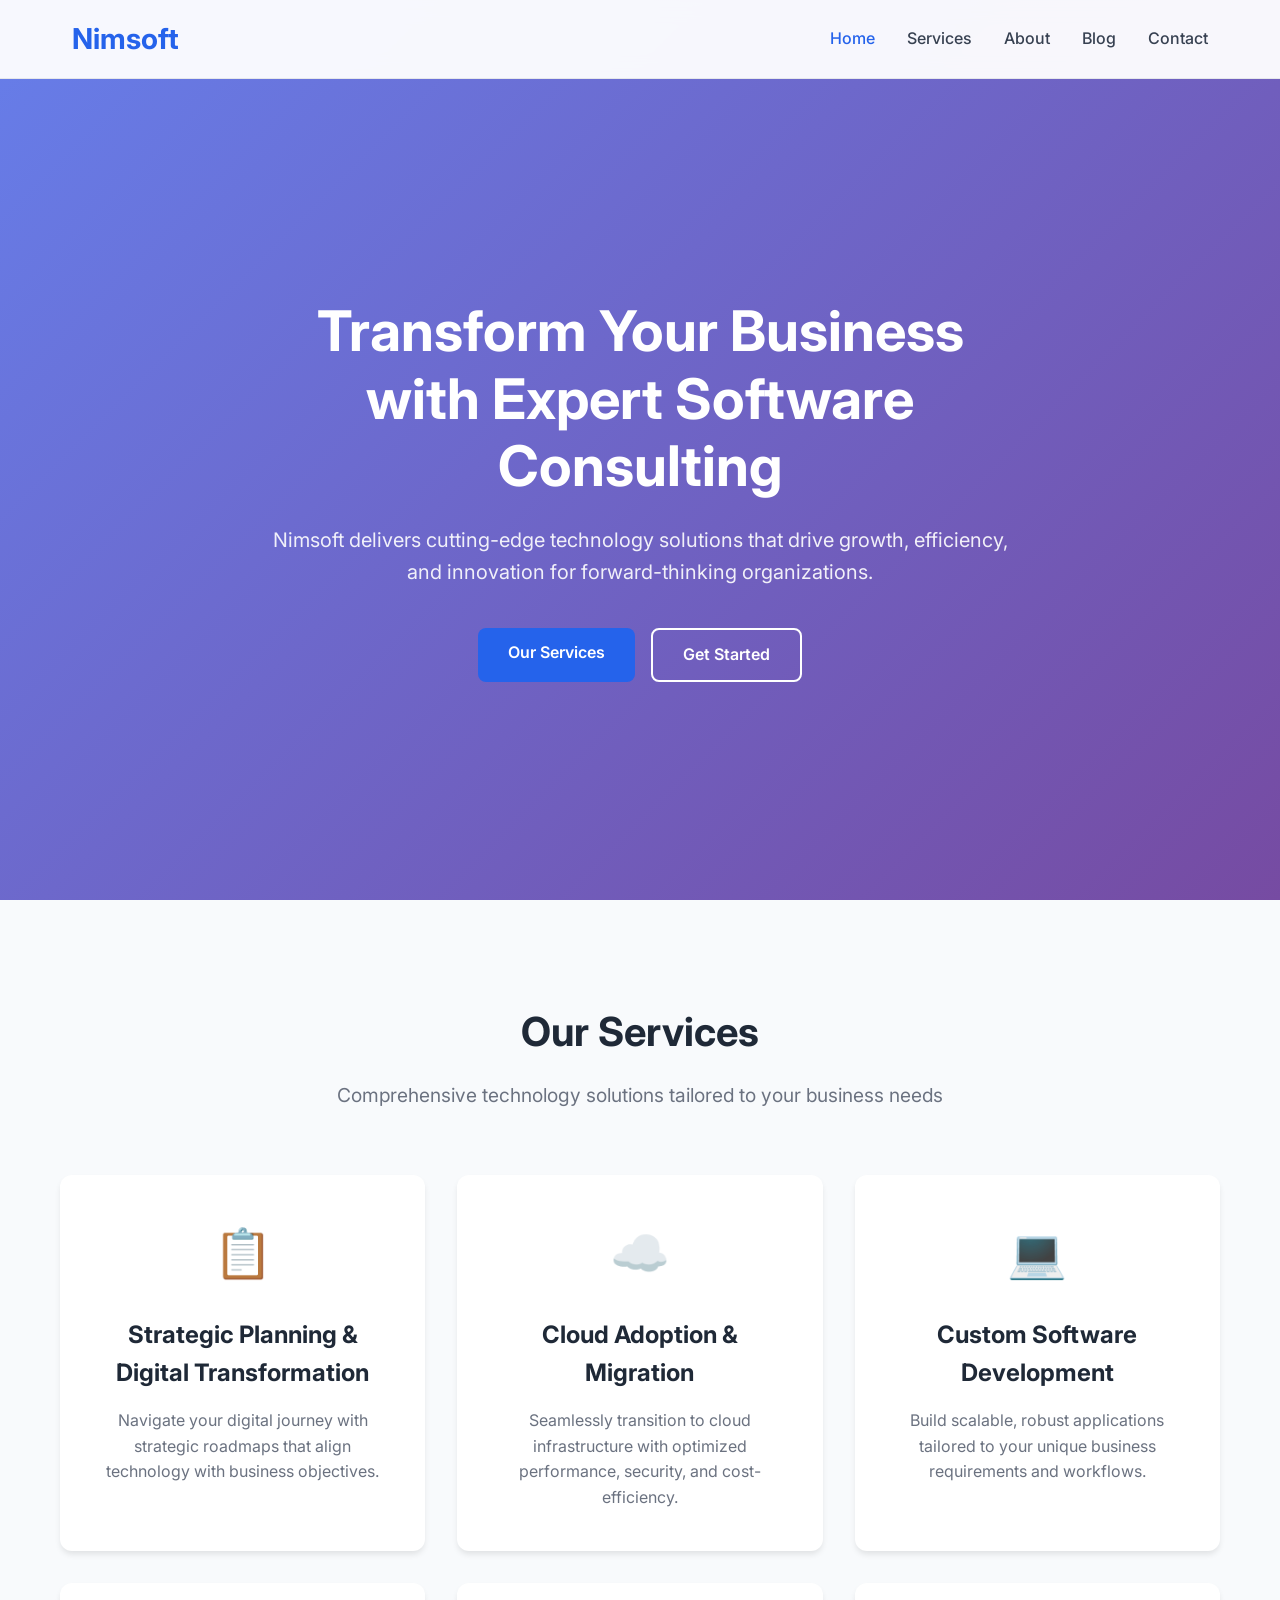
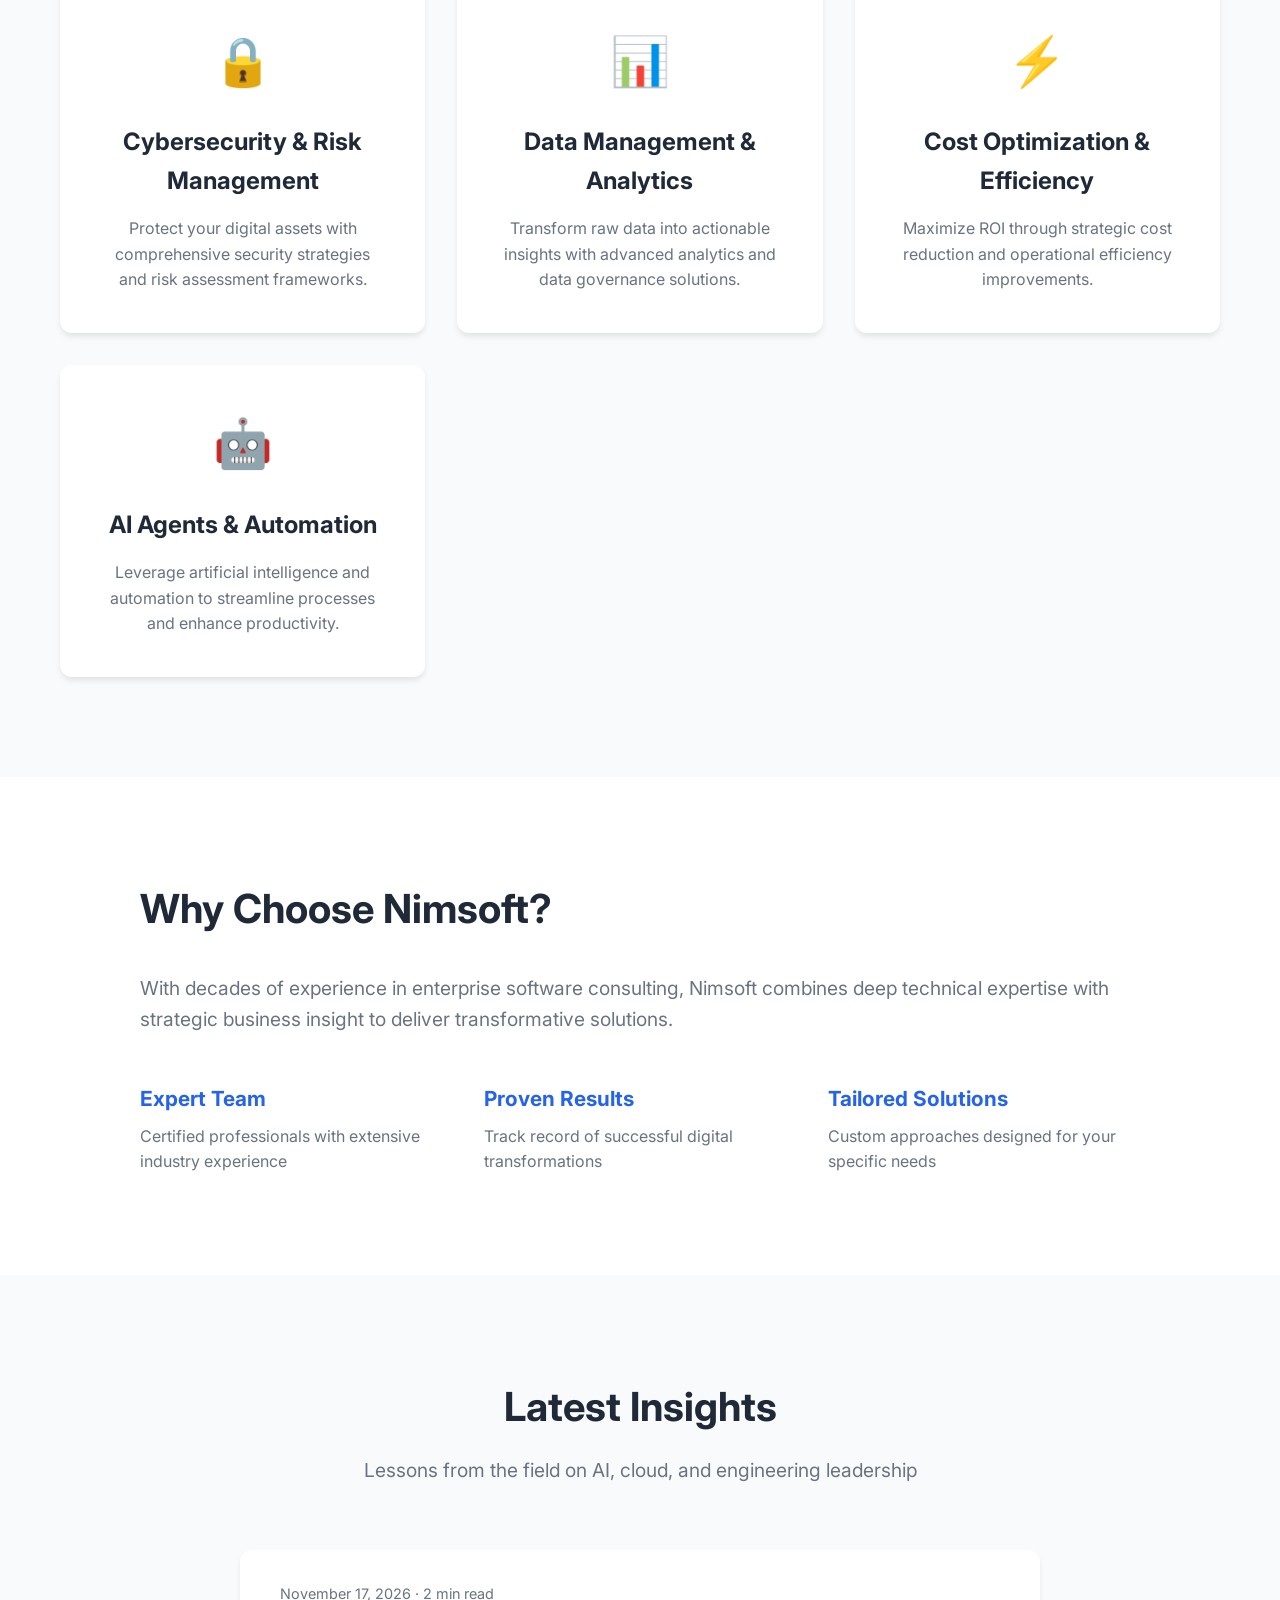
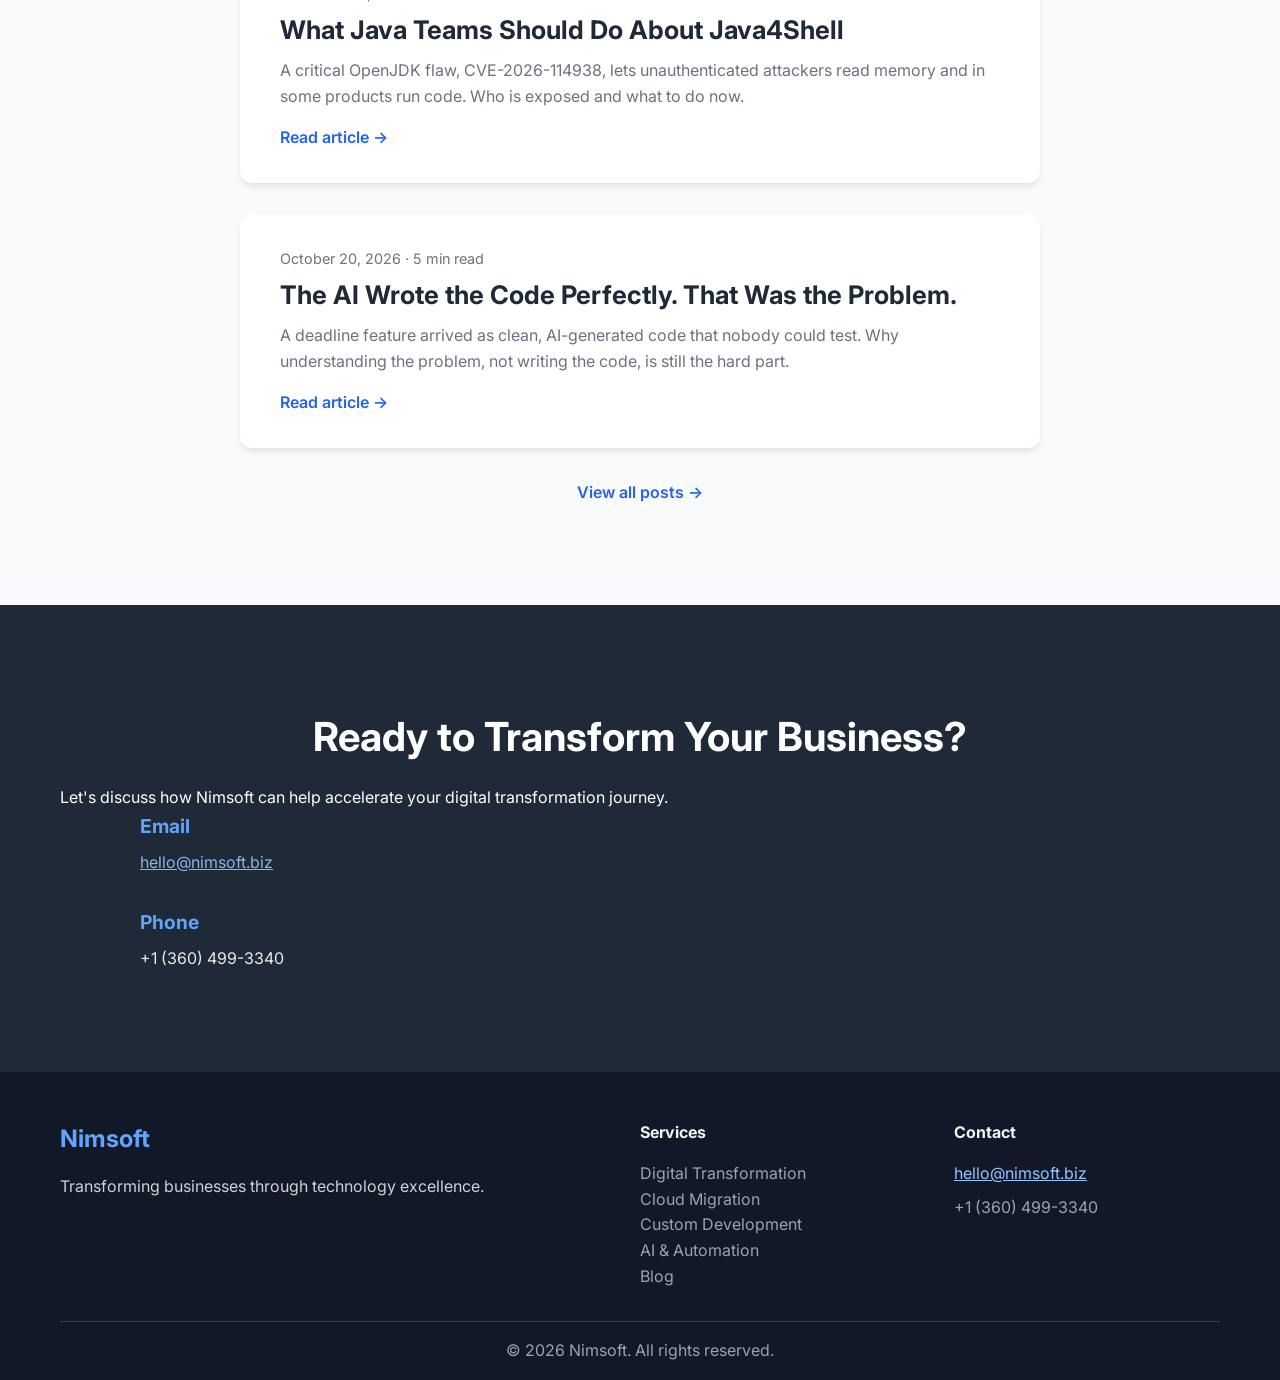
<file: index.html>
<!DOCTYPE html>
<html lang="en">
<head>
    <meta charset="UTF-8">
    <meta name="viewport" content="width=device-width, initial-scale=1.0">
    <title>Nimsoft - Software Consulting Excellence</title>
    <link rel="stylesheet" href="styles.css">
    <link href="https://fonts.googleapis.com/css2?family=Inter:wght@300;400;500;600;700&display=swap" rel="stylesheet">
</head>
<body>
    <header class="header">
        <nav class="nav">
            <div class="nav-brand">
                <h1>Nimsoft</h1>
            </div>
            <ul class="nav-menu">
                <li><a href="#home">Home</a></li>
                <li><a href="#services">Services</a></li>
                <li><a href="#about">About</a></li>
                <li><a href="/blog/">Blog</a></li>
                <li><a href="#contact">Contact</a></li>
            </ul>
            <div class="nav-toggle">
                <span></span>
                <span></span>
                <span></span>
            </div>
        </nav>
    </header>

    <main>
        <section id="home" class="hero">
            <div class="hero-content">
                <h1>Transform Your Business with Expert Software Consulting</h1>
                <p>Nimsoft delivers cutting-edge technology solutions that drive growth, efficiency, and innovation for forward-thinking organizations.</p>
                <div class="hero-buttons">
                    <a href="#services" class="btn btn-primary">Our Services</a>
                    <a href="#contact" class="btn btn-secondary">Get Started</a>
                </div>
            </div>
        </section>

        <section id="services" class="services">
            <div class="container">
                <h2>Our Services</h2>
                <p class="section-subtitle">Comprehensive technology solutions tailored to your business needs</p>
                
                <div class="services-grid">
                    <div class="service-card">
                        <div class="service-icon">📋</div>
                        <h3>Strategic Planning & Digital Transformation</h3>
                        <p>Navigate your digital journey with strategic roadmaps that align technology with business objectives.</p>
                    </div>
                    
                    <div class="service-card">
                        <div class="service-icon">☁️</div>
                        <h3>Cloud Adoption & Migration</h3>
                        <p>Seamlessly transition to cloud infrastructure with optimized performance, security, and cost-efficiency.</p>
                    </div>
                    
                    <div class="service-card">
                        <div class="service-icon">💻</div>
                        <h3>Custom Software Development</h3>
                        <p>Build scalable, robust applications tailored to your unique business requirements and workflows.</p>
                    </div>
                    
                    <div class="service-card">
                        <div class="service-icon">🔒</div>
                        <h3>Cybersecurity & Risk Management</h3>
                        <p>Protect your digital assets with comprehensive security strategies and risk assessment frameworks.</p>
                    </div>
                    
                    <div class="service-card">
                        <div class="service-icon">📊</div>
                        <h3>Data Management & Analytics</h3>
                        <p>Transform raw data into actionable insights with advanced analytics and data governance solutions.</p>
                    </div>
                    
                    <div class="service-card">
                        <div class="service-icon">⚡</div>
                        <h3>Cost Optimization & Efficiency</h3>
                        <p>Maximize ROI through strategic cost reduction and operational efficiency improvements.</p>
                    </div>
                    
                    <div class="service-card">
                        <div class="service-icon">🤖</div>
                        <h3>AI Agents & Automation</h3>
                        <p>Leverage artificial intelligence and automation to streamline processes and enhance productivity.</p>
                    </div>
                </div>
            </div>
        </section>

        <section id="about" class="about">
            <div class="container">
                <div class="about-content">
                    <div class="about-text">
                        <h2>Why Choose Nimsoft?</h2>
                        <p>With decades of experience in enterprise software consulting, Nimsoft combines deep technical expertise with strategic business insight to deliver transformative solutions.</p>
                        
                        <div class="features">
                            <div class="feature">
                                <h4>Expert Team</h4>
                                <p>Certified professionals with extensive industry experience</p>
                            </div>
                            <div class="feature">
                                <h4>Proven Results</h4>
                                <p>Track record of successful digital transformations</p>
                            </div>
                            <div class="feature">
                                <h4>Tailored Solutions</h4>
                                <p>Custom approaches designed for your specific needs</p>
                            </div>
                        </div>
                    </div>
                </div>
            </div>
        </section>

        <section id="insights" class="insights">
            <div class="container">
                <h2>Latest Insights</h2>
                <p class="section-subtitle">Lessons from the field on AI, cloud, and engineering leadership</p>
                <a class="post-card" href="/blog/java4shell/">
                    <p class="post-meta"><time datetime="2026-11-17">November 17, 2026</time> &middot; 2 min read</p>
                    <h3>What Java Teams Should Do About Java4Shell</h3>
                    <p>A critical OpenJDK flaw, CVE-2026-114938, lets unauthenticated attackers read memory and in some products run code. Who is exposed and what to do now.</p>
                    <span class="read-more">Read article &rarr;</span>
                </a>
                <a class="post-card" href="/blog/ai-wrote-the-code-perfectly/">
                    <p class="post-meta"><time datetime="2026-10-20">October 20, 2026</time> &middot; 5 min read</p>
                    <h3>The AI Wrote the Code Perfectly. That Was the Problem.</h3>
                    <p>A deadline feature arrived as clean, AI-generated code that nobody could test. Why understanding the problem, not writing the code, is still the hard part.</p>
                    <span class="read-more">Read article &rarr;</span>
                </a>
                <p class="insights-more"><a href="/blog/">View all posts &rarr;</a></p>
            </div>
        </section>

        <section id="contact" class="contact">
            <div class="container">
                <h2>Ready to Transform Your Business?</h2>
                <p>Let's discuss how Nimsoft can help accelerate your digital transformation journey.</p>
                
                <div class="contact-content">
                    <div class="contact-info">
                        <div class="contact-item">
                            <h4>Email</h4>
                            <p><a href="mailto:hello@nimsoft.biz">hello@nimsoft.biz</a></p>
                        </div>
                        <div class="contact-item">
                            <h4>Phone</h4>
                            <p>+1 (360) 499-3340</p>
                        </div>
                    </div>
                    <!--
                    <form class="contact-form">
                        <input type="text" placeholder="Your Name" required>
                        <input type="email" placeholder="Your Email" required>
                        <input type="text" placeholder="Company">
                        <textarea placeholder="Tell us about your project" rows="5" required></textarea>
                        <button type="submit" class="btn btn-primary">Send Message</button>
                    </form>
                    -->
                </div>
            </div>
        </section>
    </main>

    <footer class="footer">
        <div class="container">
            <div class="footer-content">
                <div class="footer-brand">
                    <h3>Nimsoft</h3>
                    <p>Transforming businesses through technology excellence.</p>
                </div>
                <div class="footer-links">
                    <h4>Services</h4>
                    <ul>
                        <li><a href="#services">Digital Transformation</a></li>
                        <li><a href="#services">Cloud Migration</a></li>
                        <li><a href="#services">Custom Development</a></li>
                        <li><a href="#services">AI & Automation</a></li>
                        <li><a href="/blog/">Blog</a></li>
                    </ul>
                </div>
                <div class="footer-contact">
                    <h4>Contact</h4>
                    <p><a href="mailto:hello@nimsoft.biz">hello@nimsoft.biz</a></p>
                    <p>+1 (360) 499-3340</p>
                </div>
            </div>
            <div class="footer-bottom">
                <p>&copy; 2026 Nimsoft. All rights reserved.</p>
            </div>
        </div>
    </footer>

    <script src="script.js"></script>
</body>
</html>
</file>
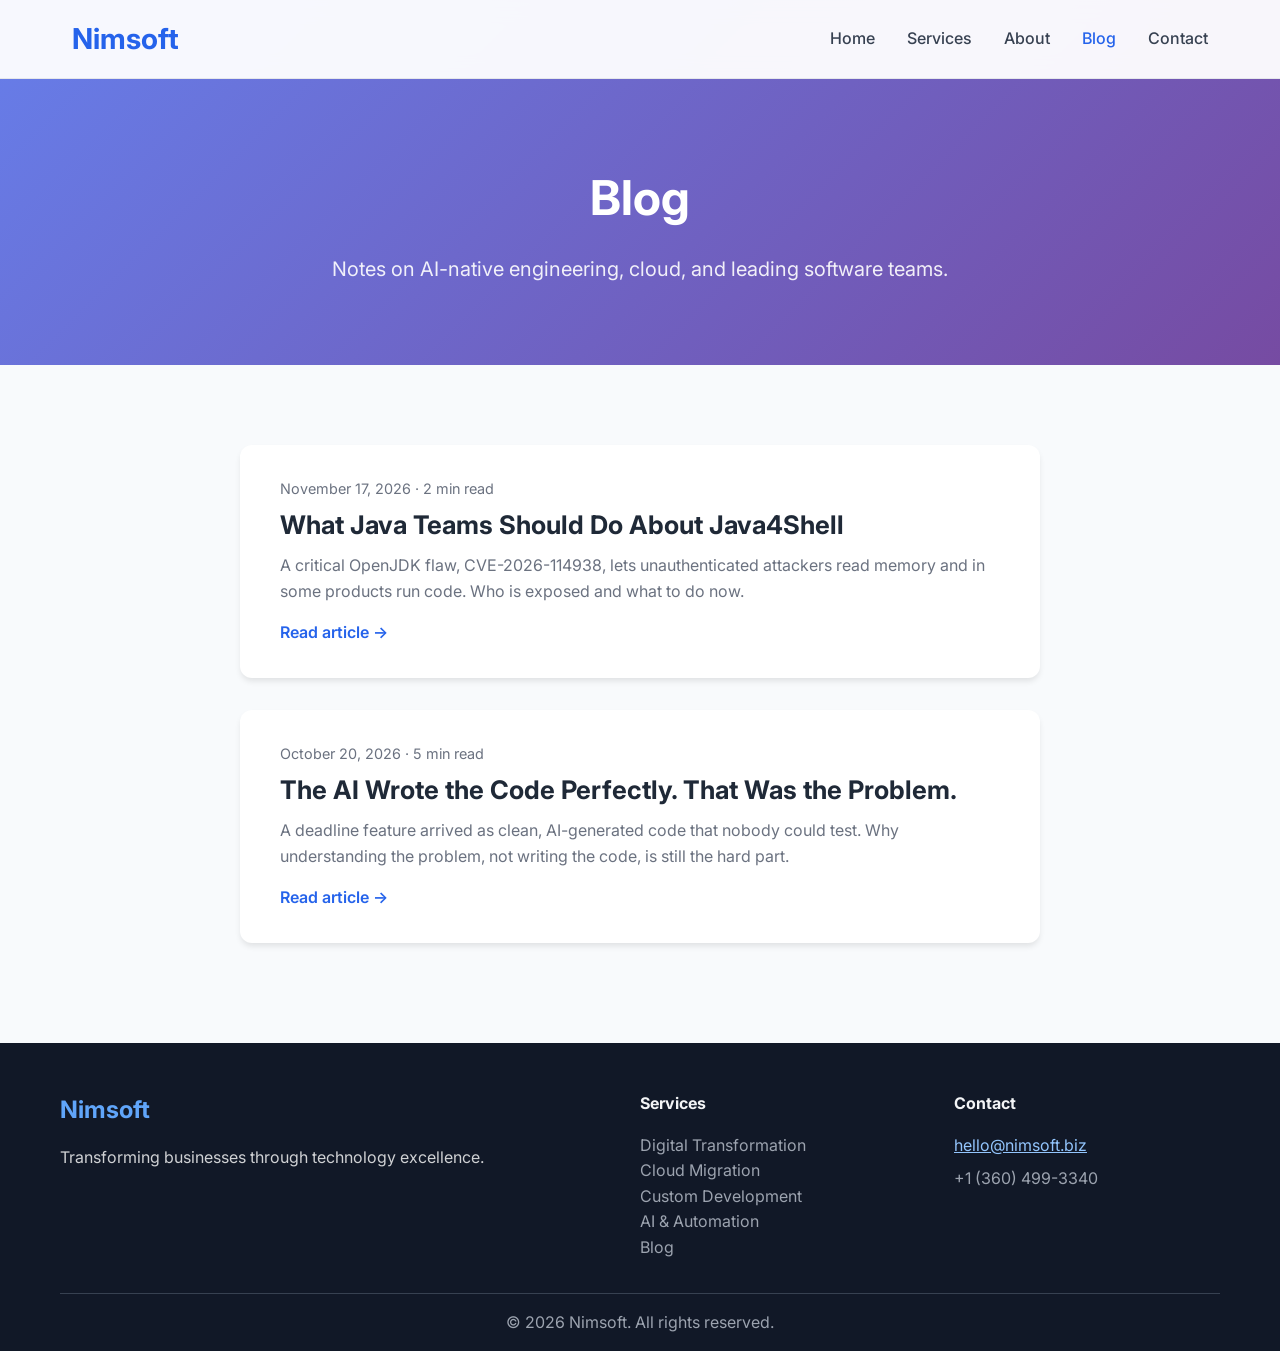
<file: blog/index.html>
<!DOCTYPE html>
<html lang="en">
<head>
    <meta charset="UTF-8">
    <meta name="viewport" content="width=device-width, initial-scale=1.0">
    <title>Blog | Nimsoft</title>
    <meta name="description" content="Notes from Nimret Singh Sandhu on AI-native engineering, cloud, and leading software teams.">
    <link rel="canonical" href="https://nimsoft.biz/blog/">
    <link rel="stylesheet" href="/styles.css">
    <link href="https://fonts.googleapis.com/css2?family=Inter:wght@300;400;500;600;700&display=swap" rel="stylesheet">
</head>
<body>
    <header class="header">
        <nav class="nav">
            <div class="nav-brand">
                <a href="/"><h1>Nimsoft</h1></a>
            </div>
            <ul class="nav-menu">
                <li><a href="/">Home</a></li>
                <li><a href="/#services">Services</a></li>
                <li><a href="/#about">About</a></li>
                <li><a href="/blog/" class="active">Blog</a></li>
                <li><a href="/#contact">Contact</a></li>
            </ul>
            <div class="nav-toggle">
                <span></span>
                <span></span>
                <span></span>
            </div>
        </nav>
    </header>

    <main>
        <section class="page-header">
            <div class="container">
                <h1>Blog</h1>
                <p>Notes on AI-native engineering, cloud, and leading software teams.</p>
            </div>
        </section>

        <section class="blog-list">
            <div class="container">
                <!-- Newest posts first. Copy a post-card block to add a new post. -->
                <a class="post-card" href="/blog/java4shell/">
                    <p class="post-meta"><time datetime="2026-11-17">November 17, 2026</time> &middot; 2 min read</p>
                    <h2>What Java Teams Should Do About Java4Shell</h2>
                    <p>A critical OpenJDK flaw, CVE-2026-114938, lets unauthenticated attackers read memory and in some products run code. Who is exposed and what to do now.</p>
                    <span class="read-more">Read article &rarr;</span>
                </a>
                <a class="post-card" href="/blog/ai-wrote-the-code-perfectly/">
                    <p class="post-meta"><time datetime="2026-10-20">October 20, 2026</time> &middot; 5 min read</p>
                    <h2>The AI Wrote the Code Perfectly. That Was the Problem.</h2>
                    <p>A deadline feature arrived as clean, AI-generated code that nobody could test. Why understanding the problem, not writing the code, is still the hard part.</p>
                    <span class="read-more">Read article &rarr;</span>
                </a>
            </div>
        </section>
    </main>

    <footer class="footer">
        <div class="container">
            <div class="footer-content">
                <div class="footer-brand">
                    <h3>Nimsoft</h3>
                    <p>Transforming businesses through technology excellence.</p>
                </div>
                <div class="footer-links">
                    <h4>Services</h4>
                    <ul>
                        <li><a href="/#services">Digital Transformation</a></li>
                        <li><a href="/#services">Cloud Migration</a></li>
                        <li><a href="/#services">Custom Development</a></li>
                        <li><a href="/#services">AI & Automation</a></li>
                        <li><a href="/blog/">Blog</a></li>
                    </ul>
                </div>
                <div class="footer-contact">
                    <h4>Contact</h4>
                    <p><a href="mailto:hello@nimsoft.biz">hello@nimsoft.biz</a></p>
                    <p>+1 (360) 499-3340</p>
                </div>
            </div>
            <div class="footer-bottom">
                <p>&copy; 2026 Nimsoft. All rights reserved.</p>
            </div>
        </div>
    </footer>

    <script src="/script.js"></script>
</body>
</html>
</file>
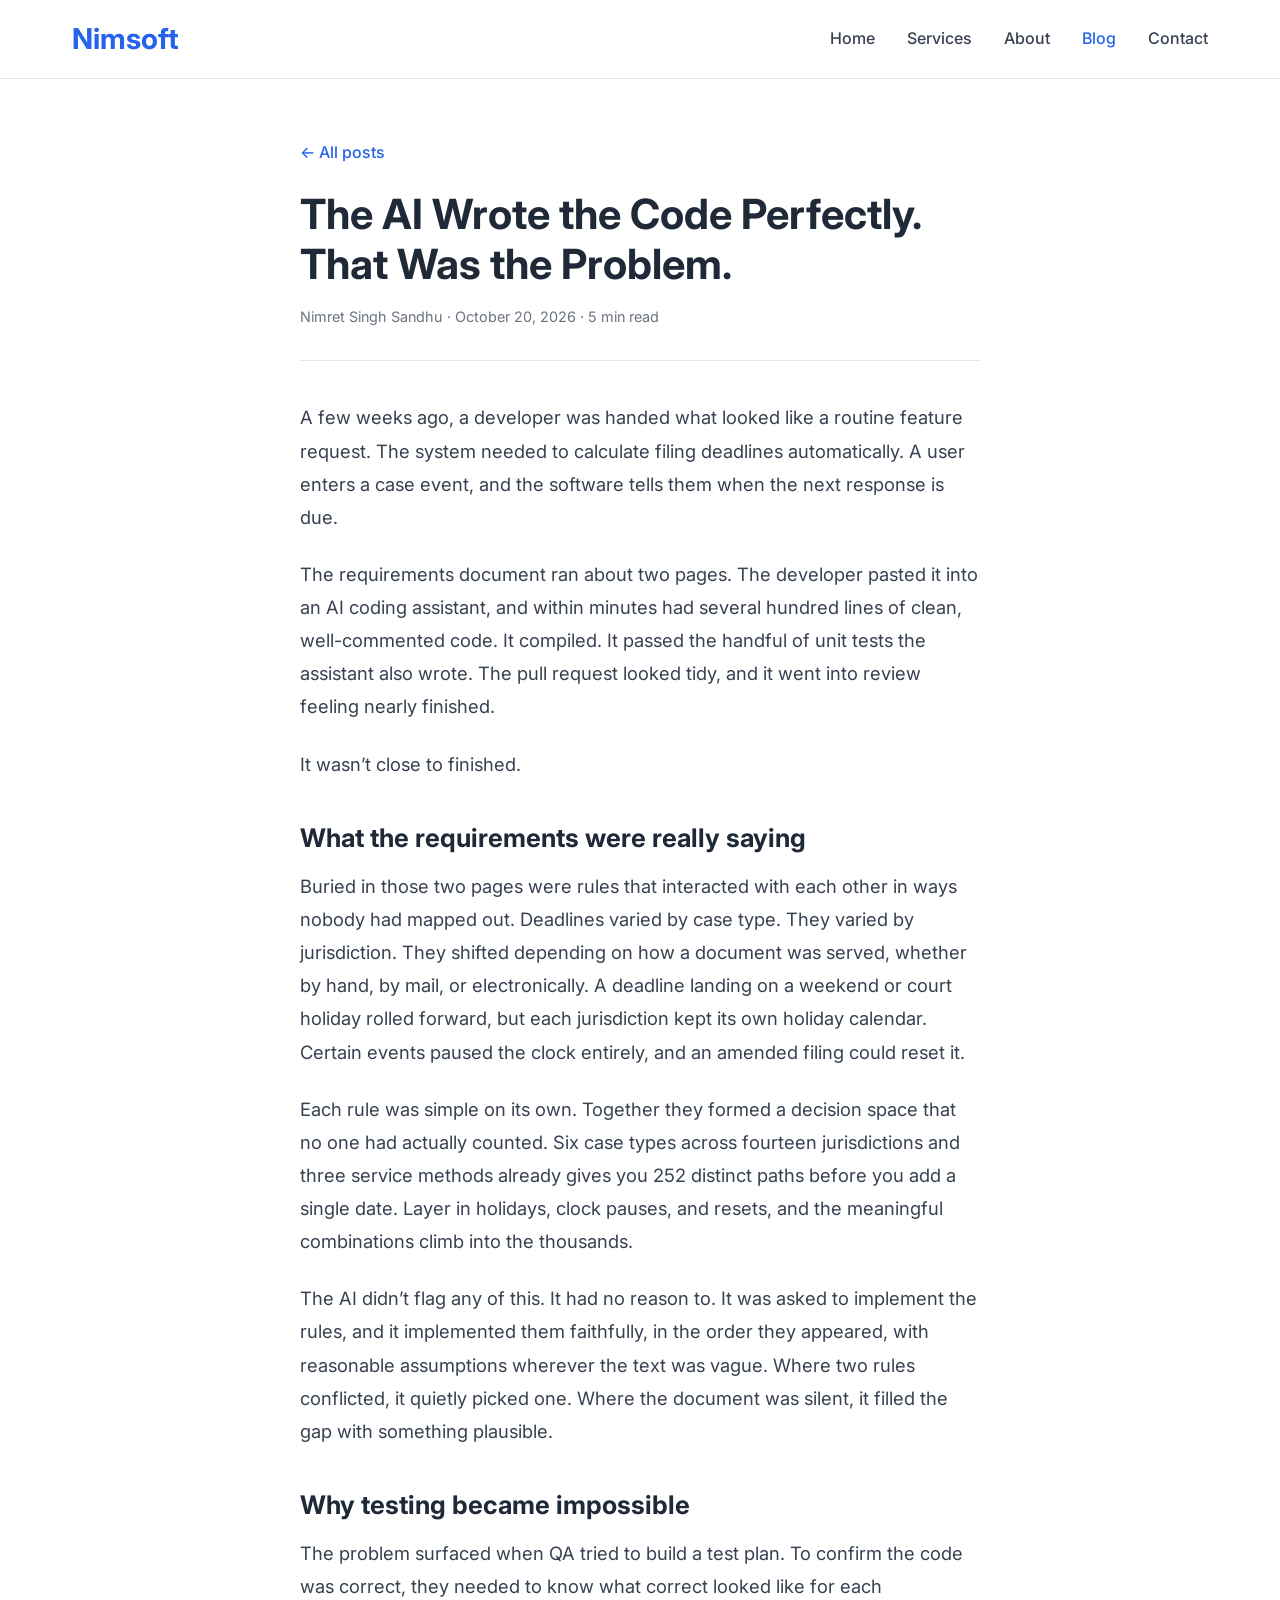
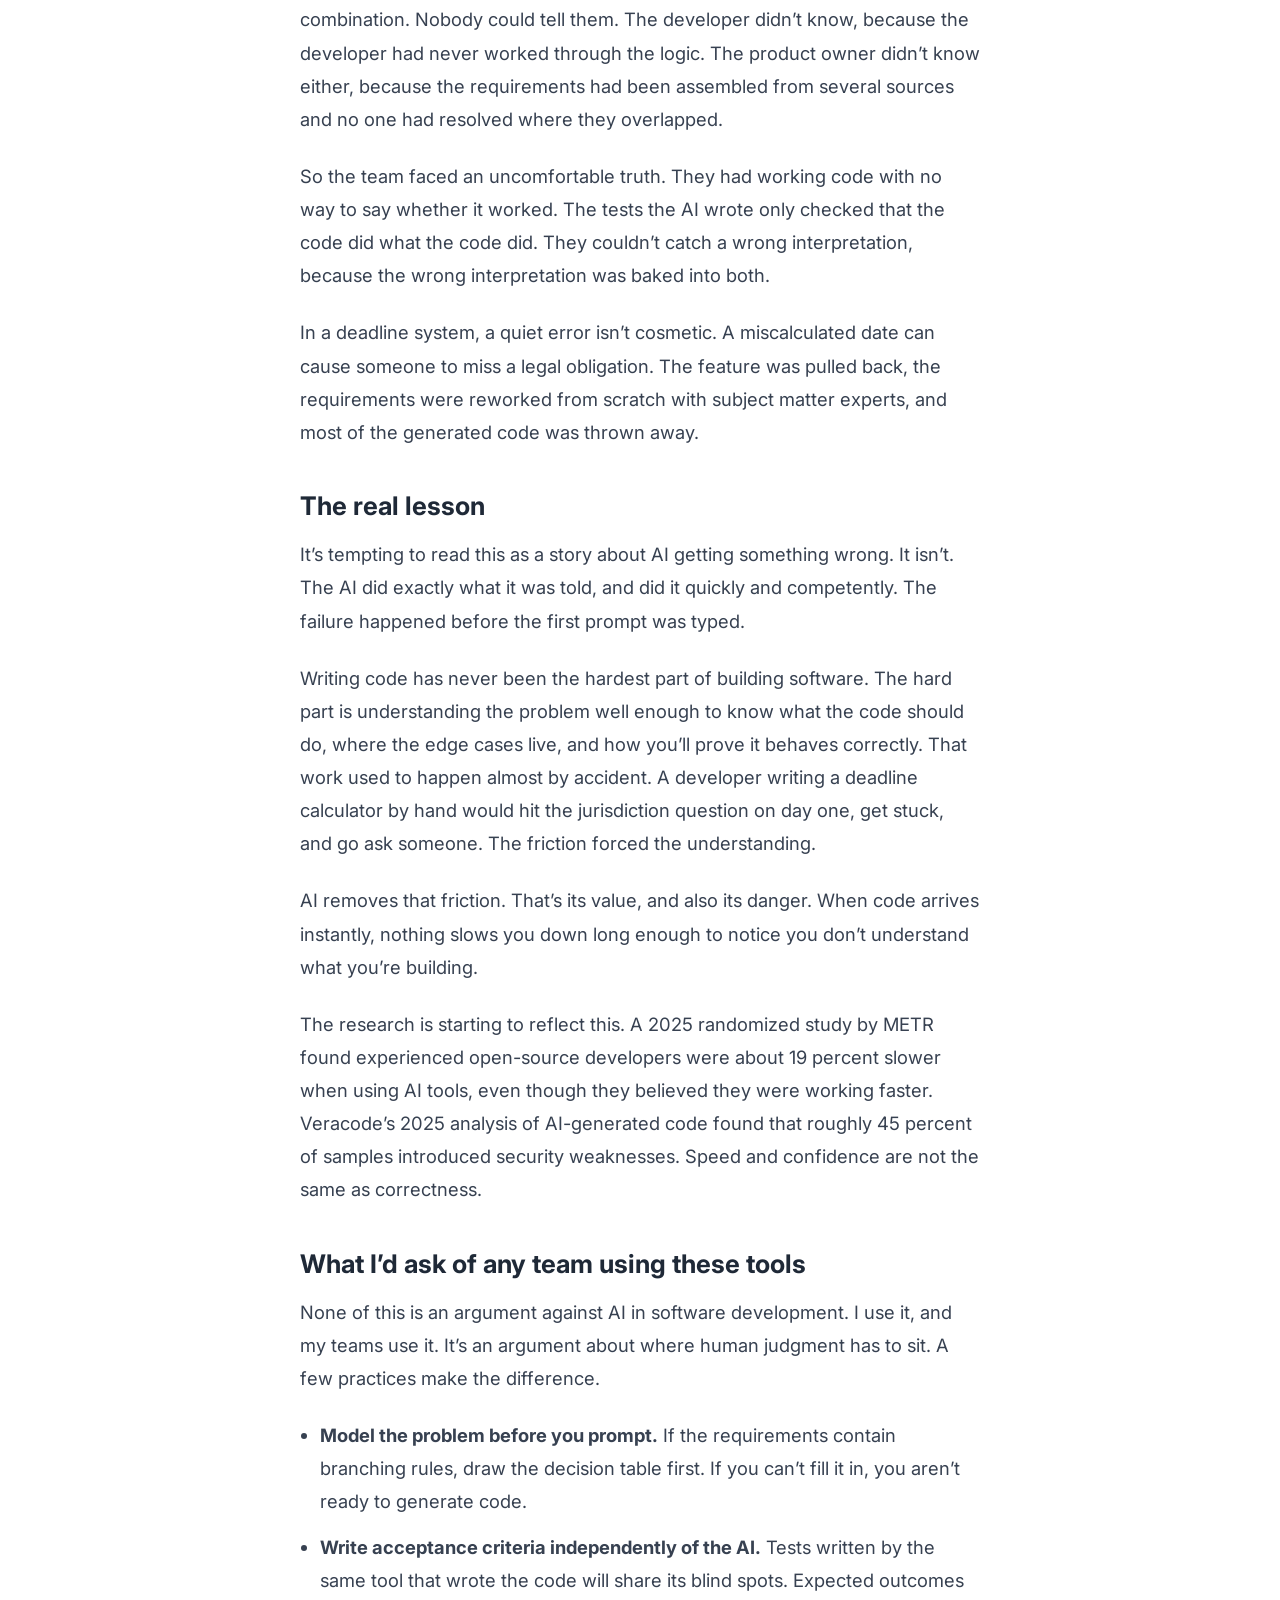
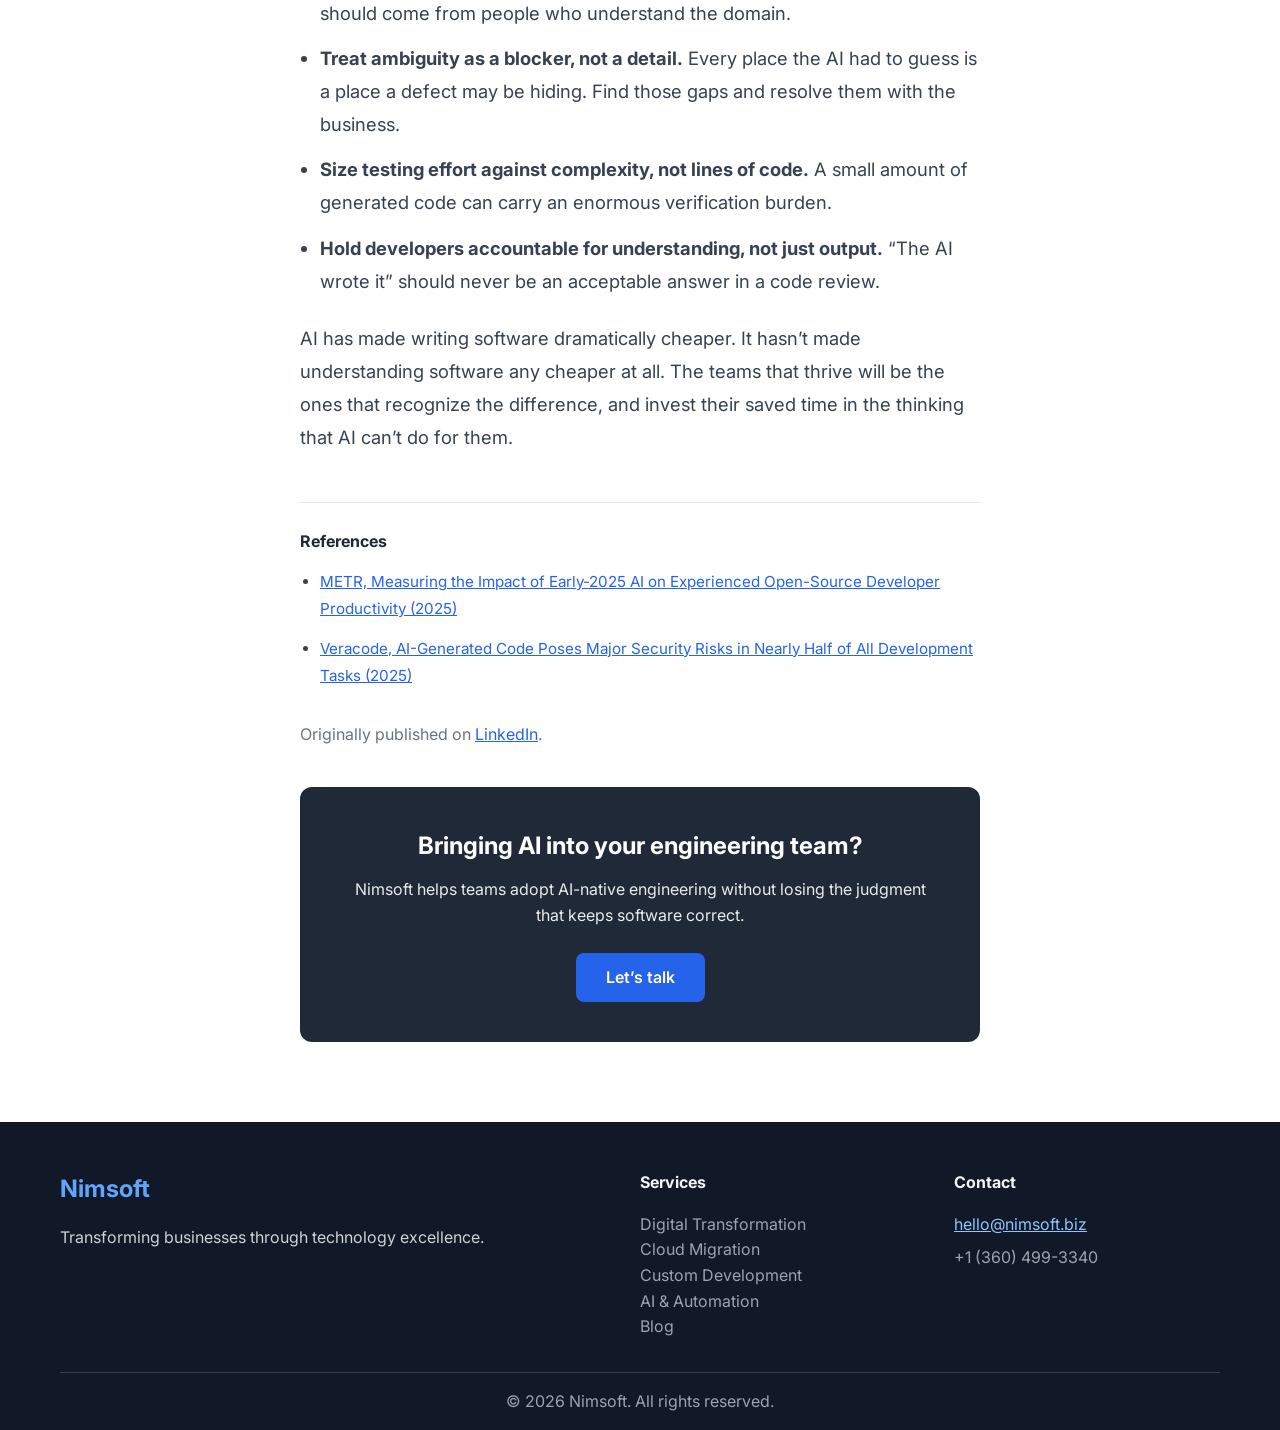
<file: blog/ai-wrote-the-code-perfectly/index.html>
<!DOCTYPE html>
<html lang="en">
<head>
    <meta charset="UTF-8">
    <meta name="viewport" content="width=device-width, initial-scale=1.0">
    <title>The AI Wrote the Code Perfectly. That Was the Problem. | Nimsoft</title>
    <meta name="description" content="A deadline-calculation feature shipped as clean, AI-generated code that nobody could test. Why understanding the problem, not writing code, is still the hard part of software.">
    <meta name="author" content="Nimret Singh Sandhu">
    <link rel="canonical" href="https://nimsoft.biz/blog/ai-wrote-the-code-perfectly/">
    <meta property="og:type" content="article">
    <meta property="og:title" content="The AI Wrote the Code Perfectly. That Was the Problem.">
    <meta property="og:description" content="Why understanding the problem, not writing code, is still the hard part of software.">
    <meta property="og:url" content="https://nimsoft.biz/blog/ai-wrote-the-code-perfectly/">
    <meta property="article:published_time" content="2026-10-20">
    <link rel="stylesheet" href="/styles.css">
    <link href="https://fonts.googleapis.com/css2?family=Inter:wght@300;400;500;600;700&display=swap" rel="stylesheet">
    <script type="application/ld+json">
    {
        "@context": "https://schema.org",
        "@type": "BlogPosting",
        "headline": "The AI Wrote the Code Perfectly. That Was the Problem.",
        "datePublished": "2026-10-20",
        "author": { "@type": "Person", "name": "Nimret Singh Sandhu", "url": "https://www.linkedin.com/in/nimret/" },
        "publisher": { "@type": "Organization", "name": "Nimsoft", "url": "https://nimsoft.biz/" },
        "mainEntityOfPage": "https://nimsoft.biz/blog/ai-wrote-the-code-perfectly/"
    }
    </script>
</head>
<body>
    <header class="header">
        <nav class="nav">
            <div class="nav-brand">
                <a href="/"><h1>Nimsoft</h1></a>
            </div>
            <ul class="nav-menu">
                <li><a href="/">Home</a></li>
                <li><a href="/#services">Services</a></li>
                <li><a href="/#about">About</a></li>
                <li><a href="/blog/" class="active">Blog</a></li>
                <li><a href="/#contact">Contact</a></li>
            </ul>
            <div class="nav-toggle">
                <span></span>
                <span></span>
                <span></span>
            </div>
        </nav>
    </header>

    <main>
        <article class="article">
            <header class="article-header">
                <a href="/blog/" class="back-link">&larr; All posts</a>
                <h1>The AI Wrote the Code Perfectly. That Was the Problem.</h1>
                <p class="post-meta">Nimret Singh Sandhu &middot; <time datetime="2026-10-20">October 20, 2026</time> &middot; 5 min read</p>
            </header>

            <div class="article-body">
                <p>A few weeks ago, a developer was handed what looked like a routine feature request. The system needed to calculate filing deadlines automatically. A user enters a case event, and the software tells them when the next response is due.</p>

                <p>The requirements document ran about two pages. The developer pasted it into an AI coding assistant, and within minutes had several hundred lines of clean, well-commented code. It compiled. It passed the handful of unit tests the assistant also wrote. The pull request looked tidy, and it went into review feeling nearly finished.</p>

                <p>It wasn’t close to finished.</p>

                <h2>What the requirements were really saying</h2>

                <p>Buried in those two pages were rules that interacted with each other in ways nobody had mapped out. Deadlines varied by case type. They varied by jurisdiction. They shifted depending on how a document was served, whether by hand, by mail, or electronically. A deadline landing on a weekend or court holiday rolled forward, but each jurisdiction kept its own holiday calendar. Certain events paused the clock entirely, and an amended filing could reset it.</p>

                <p>Each rule was simple on its own. Together they formed a decision space that no one had actually counted. Six case types across fourteen jurisdictions and three service methods already gives you 252 distinct paths before you add a single date. Layer in holidays, clock pauses, and resets, and the meaningful combinations climb into the thousands.</p>

                <p>The AI didn’t flag any of this. It had no reason to. It was asked to implement the rules, and it implemented them faithfully, in the order they appeared, with reasonable assumptions wherever the text was vague. Where two rules conflicted, it quietly picked one. Where the document was silent, it filled the gap with something plausible.</p>

                <h2>Why testing became impossible</h2>

                <p>The problem surfaced when QA tried to build a test plan. To confirm the code was correct, they needed to know what correct looked like for each combination. Nobody could tell them. The developer didn’t know, because the developer had never worked through the logic. The product owner didn’t know either, because the requirements had been assembled from several sources and no one had resolved where they overlapped.</p>

                <p>So the team faced an uncomfortable truth. They had working code with no way to say whether it worked. The tests the AI wrote only checked that the code did what the code did. They couldn’t catch a wrong interpretation, because the wrong interpretation was baked into both.</p>

                <p>In a deadline system, a quiet error isn’t cosmetic. A miscalculated date can cause someone to miss a legal obligation. The feature was pulled back, the requirements were reworked from scratch with subject matter experts, and most of the generated code was thrown away.</p>

                <h2>The real lesson</h2>

                <p>It’s tempting to read this as a story about AI getting something wrong. It isn’t. The AI did exactly what it was told, and did it quickly and competently. The failure happened before the first prompt was typed.</p>

                <p>Writing code has never been the hardest part of building software. The hard part is understanding the problem well enough to know what the code should do, where the edge cases live, and how you’ll prove it behaves correctly. That work used to happen almost by accident. A developer writing a deadline calculator by hand would hit the jurisdiction question on day one, get stuck, and go ask someone. The friction forced the understanding.</p>

                <p>AI removes that friction. That’s its value, and also its danger. When code arrives instantly, nothing slows you down long enough to notice you don’t understand what you’re building.</p>

                <p>The research is starting to reflect this. A 2025 randomized study by METR found experienced open-source developers were about 19 percent slower when using AI tools, even though they believed they were working faster. Veracode’s 2025 analysis of AI-generated code found that roughly 45 percent of samples introduced security weaknesses. Speed and confidence are not the same as correctness.</p>

                <h2>What I’d ask of any team using these tools</h2>

                <p>None of this is an argument against AI in software development. I use it, and my teams use it. It’s an argument about where human judgment has to sit. A few practices make the difference.</p>

                <ul>
                    <li><strong>Model the problem before you prompt.</strong> If the requirements contain branching rules, draw the decision table first. If you can’t fill it in, you aren’t ready to generate code.</li>
                    <li><strong>Write acceptance criteria independently of the AI.</strong> Tests written by the same tool that wrote the code will share its blind spots. Expected outcomes should come from people who understand the domain.</li>
                    <li><strong>Treat ambiguity as a blocker, not a detail.</strong> Every place the AI had to guess is a place a defect may be hiding. Find those gaps and resolve them with the business.</li>
                    <li><strong>Size testing effort against complexity, not lines of code.</strong> A small amount of generated code can carry an enormous verification burden.</li>
                    <li><strong>Hold developers accountable for understanding, not just output.</strong> “The AI wrote it” should never be an acceptable answer in a code review.</li>
                </ul>

                <p>AI has made writing software dramatically cheaper. It hasn’t made understanding software any cheaper at all. The teams that thrive will be the ones that recognize the difference, and invest their saved time in the thinking that AI can’t do for them.</p>

                <div class="references">
                    <h3>References</h3>
                    <ul>
                        <li><a href="https://metr.org/blog/2025-07-10-early-2025-ai-experienced-os-dev-study/" target="_blank" rel="noopener">METR, Measuring the Impact of Early-2025 AI on Experienced Open-Source Developer Productivity (2025)</a></li>
                        <li><a href="https://www.veracode.com/press-release/ai-generated-code-poses-major-security-risks-in-nearly-half-of-all-development-tasks-veracode-research-reveals/" target="_blank" rel="noopener">Veracode, AI-Generated Code Poses Major Security Risks in Nearly Half of All Development Tasks (2025)</a></li>
                    </ul>
                </div>
            </div>

            <footer class="article-footer">
                <p class="original-link">Originally published on <a href="https://www.linkedin.com/pulse/ai-wrote-code-perfectly-problem-nimret-singh-sandhu-73fqc/" target="_blank" rel="noopener">LinkedIn</a>.</p>
                <div class="article-cta">
                    <h3>Bringing AI into your engineering team?</h3>
                    <p>Nimsoft helps teams adopt AI-native engineering without losing the judgment that keeps software correct.</p>
                    <a href="/#contact" class="btn btn-primary">Let’s talk</a>
                </div>
            </footer>
        </article>
    </main>

    <footer class="footer">
        <div class="container">
            <div class="footer-content">
                <div class="footer-brand">
                    <h3>Nimsoft</h3>
                    <p>Transforming businesses through technology excellence.</p>
                </div>
                <div class="footer-links">
                    <h4>Services</h4>
                    <ul>
                        <li><a href="/#services">Digital Transformation</a></li>
                        <li><a href="/#services">Cloud Migration</a></li>
                        <li><a href="/#services">Custom Development</a></li>
                        <li><a href="/#services">AI & Automation</a></li>
                        <li><a href="/blog/">Blog</a></li>
                    </ul>
                </div>
                <div class="footer-contact">
                    <h4>Contact</h4>
                    <p><a href="mailto:hello@nimsoft.biz">hello@nimsoft.biz</a></p>
                    <p>+1 (360) 499-3340</p>
                </div>
            </div>
            <div class="footer-bottom">
                <p>&copy; 2026 Nimsoft. All rights reserved.</p>
            </div>
        </div>
    </footer>

    <script src="/script.js"></script>
</body>
</html>
</file>
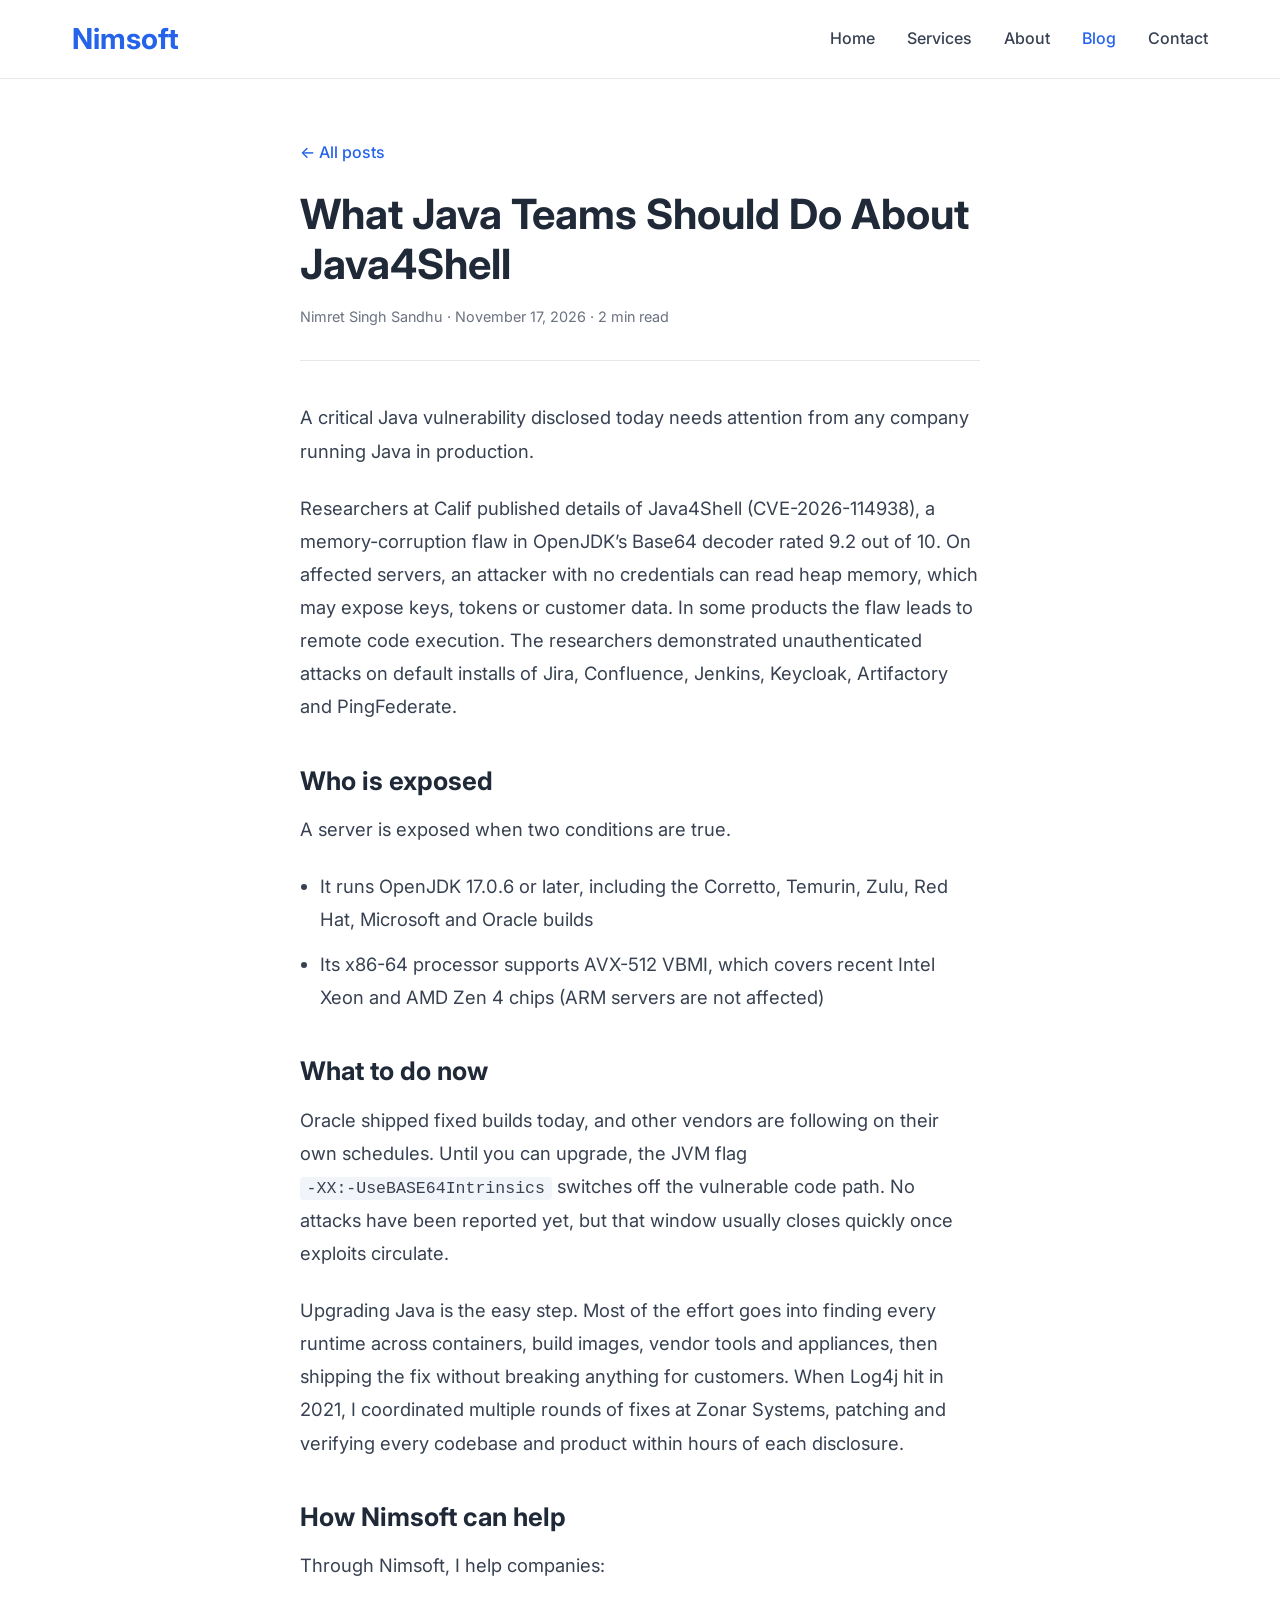
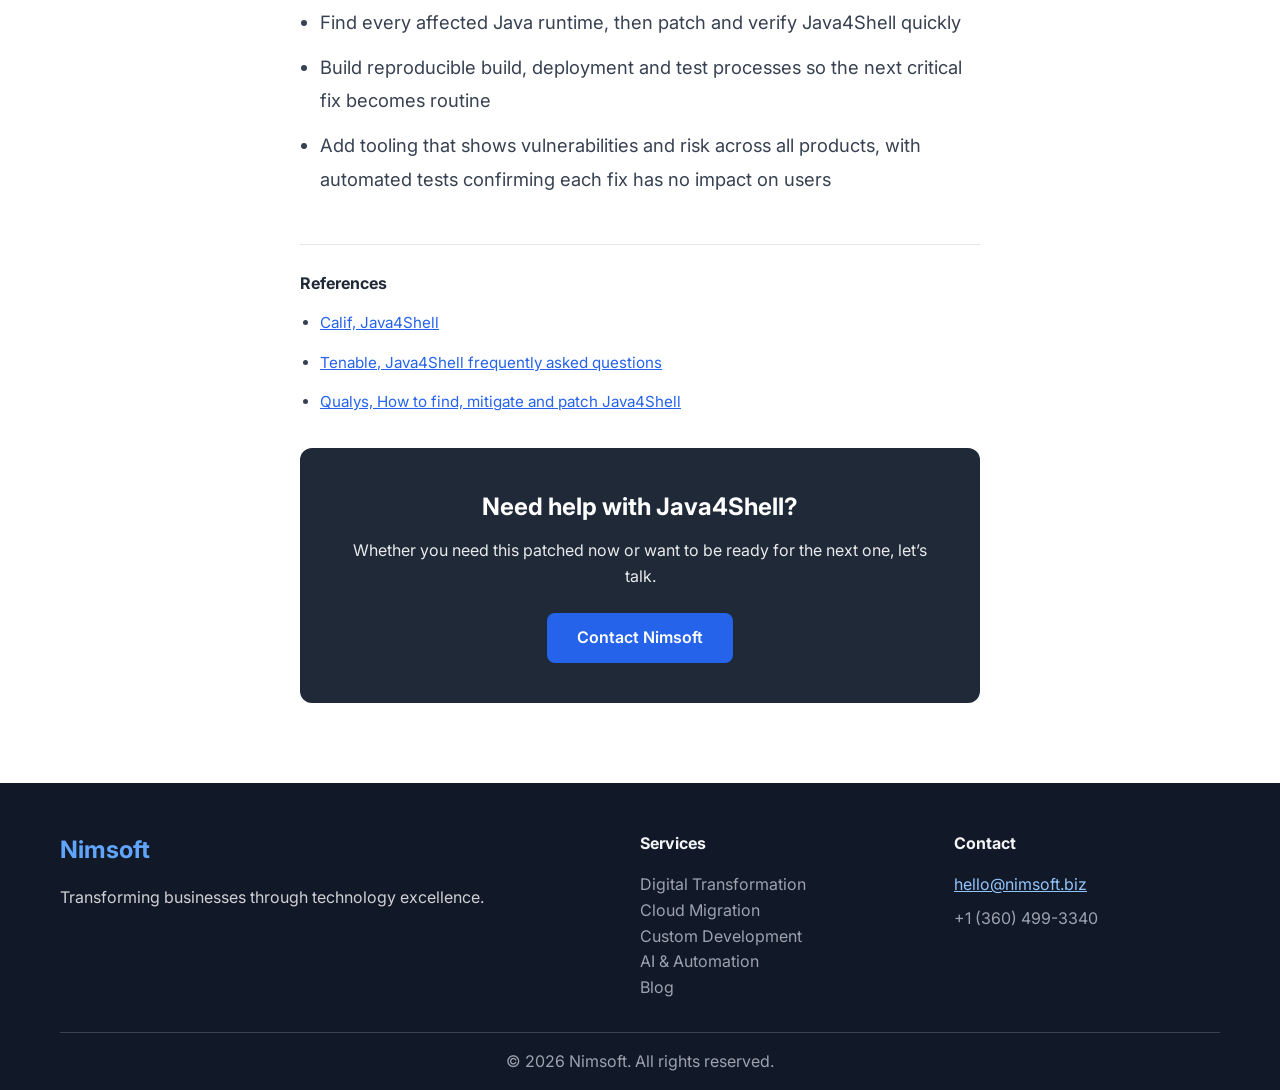
<file: blog/java4shell/index.html>
<!DOCTYPE html>
<html lang="en">
<head>
    <meta charset="UTF-8">
    <meta name="viewport" content="width=device-width, initial-scale=1.0">
    <title>What Java Teams Should Do About Java4Shell | Nimsoft</title>
    <meta name="description" content="Java4Shell (CVE-2026-114938) is a critical OpenJDK vulnerability. Who is exposed, the interim mitigation, and how to patch and verify quickly.">
    <meta name="author" content="Nimret Singh Sandhu">
    <link rel="canonical" href="https://nimsoft.biz/blog/java4shell/">
    <meta property="og:type" content="article">
    <meta property="og:title" content="What Java Teams Should Do About Java4Shell">
    <meta property="og:description" content="Who is exposed to CVE-2026-114938, the interim mitigation, and how to patch and verify quickly.">
    <meta property="og:url" content="https://nimsoft.biz/blog/java4shell/">
    <meta property="article:published_time" content="2026-11-17">
    <link rel="stylesheet" href="/styles.css">
    <link href="https://fonts.googleapis.com/css2?family=Inter:wght@300;400;500;600;700&display=swap" rel="stylesheet">
    <script type="application/ld+json">
    {
        "@context": "https://schema.org",
        "@type": "BlogPosting",
        "headline": "What Java Teams Should Do About Java4Shell",
        "datePublished": "2026-11-17",
        "author": { "@type": "Person", "name": "Nimret Singh Sandhu", "url": "https://www.linkedin.com/in/nimret/" },
        "publisher": { "@type": "Organization", "name": "Nimsoft", "url": "https://nimsoft.biz/" },
        "mainEntityOfPage": "https://nimsoft.biz/blog/java4shell/"
    }
    </script>
</head>
<body>
    <header class="header">
        <nav class="nav">
            <div class="nav-brand">
                <a href="/"><h1>Nimsoft</h1></a>
            </div>
            <ul class="nav-menu">
                <li><a href="/">Home</a></li>
                <li><a href="/#services">Services</a></li>
                <li><a href="/#about">About</a></li>
                <li><a href="/blog/" class="active">Blog</a></li>
                <li><a href="/#contact">Contact</a></li>
            </ul>
            <div class="nav-toggle">
                <span></span>
                <span></span>
                <span></span>
            </div>
        </nav>
    </header>

    <main>
        <article class="article">
            <header class="article-header">
                <a href="/blog/" class="back-link">&larr; All posts</a>
                <h1>What Java Teams Should Do About Java4Shell</h1>
                <p class="post-meta">Nimret Singh Sandhu &middot; <time datetime="2026-11-17">November 17, 2026</time> &middot; 2 min read</p>
            </header>

            <div class="article-body">
                <p>A critical Java vulnerability disclosed today needs attention from any company running Java in production.</p>

                <p>Researchers at Calif published details of Java4Shell (CVE-2026-114938), a memory-corruption flaw in OpenJDK’s Base64 decoder rated 9.2 out of 10. On affected servers, an attacker with no credentials can read heap memory, which may expose keys, tokens or customer data. In some products the flaw leads to remote code execution. The researchers demonstrated unauthenticated attacks on default installs of Jira, Confluence, Jenkins, Keycloak, Artifactory and PingFederate.</p>

                <h2>Who is exposed</h2>

                <p>A server is exposed when two conditions are true.</p>
                <ul>
                    <li>It runs OpenJDK 17.0.6 or later, including the Corretto, Temurin, Zulu, Red Hat, Microsoft and Oracle builds</li>
                    <li>Its x86-64 processor supports AVX-512 VBMI, which covers recent Intel Xeon and AMD Zen 4 chips (ARM servers are not affected)</li>
                </ul>

                <h2>What to do now</h2>

                <p>Oracle shipped fixed builds today, and other vendors are following on their own schedules. Until you can upgrade, the JVM flag <code>-XX:-UseBASE64Intrinsics</code> switches off the vulnerable code path. No attacks have been reported yet, but that window usually closes quickly once exploits circulate.</p>

                <p>Upgrading Java is the easy step. Most of the effort goes into finding every runtime across containers, build images, vendor tools and appliances, then shipping the fix without breaking anything for customers. When Log4j hit in 2021, I coordinated multiple rounds of fixes at Zonar Systems, patching and verifying every codebase and product within hours of each disclosure.</p>

                <h2>How Nimsoft can help</h2>

                <p>Through Nimsoft, I help companies:</p>
                <ul>
                    <li>Find every affected Java runtime, then patch and verify Java4Shell quickly</li>
                    <li>Build reproducible build, deployment and test processes so the next critical fix becomes routine</li>
                    <li>Add tooling that shows vulnerabilities and risk across all products, with automated tests confirming each fix has no impact on users</li>
                </ul>

                <div class="references">
                    <h3>References</h3>
                    <ul>
                        <li><a href="https://calif.io/java4shell" target="_blank" rel="noopener">Calif, Java4Shell</a></li>
                        <li><a href="https://www.tenable.com/blog/java4shell-cve-2026-114938-frequently-asked-questions-about-openjdk-rce-vulnerability" target="_blank" rel="noopener">Tenable, Java4Shell frequently asked questions</a></li>
                        <li><a href="https://blog.qualys.com/vulnerabilities-threat-research/2026/11/17/how-to-find-mitigate-and-patch-the-critical-java4shell-flaw-cve-2026-114938-now" target="_blank" rel="noopener">Qualys, How to find, mitigate and patch Java4Shell</a></li>
                    </ul>
                </div>
            </div>

            <footer class="article-footer">
                <div class="article-cta">
                    <h3>Need help with Java4Shell?</h3>
                    <p>Whether you need this patched now or want to be ready for the next one, let’s talk.</p>
                    <a href="/#contact" class="btn btn-primary">Contact Nimsoft</a>
                </div>
            </footer>
        </article>
    </main>

    <footer class="footer">
        <div class="container">
            <div class="footer-content">
                <div class="footer-brand">
                    <h3>Nimsoft</h3>
                    <p>Transforming businesses through technology excellence.</p>
                </div>
                <div class="footer-links">
                    <h4>Services</h4>
                    <ul>
                        <li><a href="/#services">Digital Transformation</a></li>
                        <li><a href="/#services">Cloud Migration</a></li>
                        <li><a href="/#services">Custom Development</a></li>
                        <li><a href="/#services">AI & Automation</a></li>
                        <li><a href="/blog/">Blog</a></li>
                    </ul>
                </div>
                <div class="footer-contact">
                    <h4>Contact</h4>
                    <p><a href="mailto:hello@nimsoft.biz">hello@nimsoft.biz</a></p>
                    <p>+1 (360) 499-3340</p>
                </div>
            </div>
            <div class="footer-bottom">
                <p>&copy; 2026 Nimsoft. All rights reserved.</p>
            </div>
        </div>
    </footer>

    <script src="/script.js"></script>
</body>
</html>
</file>
<file: styles.css>
/* Reset and Base Styles */
* {
    margin: 0;
    padding: 0;
    box-sizing: border-box;
}

body {
    font-family: 'Inter', sans-serif;
    line-height: 1.6;
    color: #333;
    overflow-x: hidden;
}

.container {
    max-width: 1200px;
    margin: 0 auto;
    padding: 0 20px;
}

/* Header and Navigation */
.header {
    position: fixed;
    top: 0;
    width: 100%;
    background: rgba(255, 255, 255, 0.95);
    backdrop-filter: blur(10px);
    z-index: 1000;
    border-bottom: 1px solid #e5e7eb;
}

.nav {
    display: flex;
    justify-content: space-between;
    align-items: center;
    padding: 1rem 2rem;
    max-width: 1200px;
    margin: 0 auto;
}

.nav-brand h1 {
    font-size: 1.8rem;
    font-weight: 700;
    color: #2563eb;
}

.nav-menu {
    display: flex;
    list-style: none;
    gap: 2rem;
}

.nav-menu a {
    text-decoration: none;
    color: #374151;
    font-weight: 500;
    transition: color 0.3s ease;
}

.nav-menu a:hover {
    color: #2563eb;
}

.nav-toggle {
    display: none;
    flex-direction: column;
    cursor: pointer;
}

.nav-toggle span {
    width: 25px;
    height: 3px;
    background: #374151;
    margin: 3px 0;
    transition: 0.3s;
}

/* Hero Section */
.hero {
    min-height: 100vh;
    display: flex;
    align-items: center;
    background: linear-gradient(135deg, #667eea 0%, #764ba2 100%);
    color: white;
    text-align: center;
    padding-top: 80px;
}

.hero-content {
    max-width: 800px;
    margin: 0 auto;
    padding: 0 2rem;
}

.hero h1 {
    font-size: 3.5rem;
    font-weight: 700;
    margin-bottom: 1.5rem;
    line-height: 1.2;
}

.hero p {
    font-size: 1.25rem;
    margin-bottom: 2.5rem;
    opacity: 0.9;
}

.hero-buttons {
    display: flex;
    gap: 1rem;
    justify-content: center;
    flex-wrap: wrap;
}

/* Buttons */
.btn {
    display: inline-block;
    padding: 12px 30px;
    border-radius: 8px;
    text-decoration: none;
    font-weight: 600;
    transition: all 0.3s ease;
    border: none;
    cursor: pointer;
    font-size: 1rem;
}

.btn-primary {
    background: #2563eb;
    color: white;
}

.btn-primary:hover {
    background: #1d4ed8;
    transform: translateY(-2px);
}

.btn-secondary {
    background: transparent;
    color: white;
    border: 2px solid white;
}

.btn-secondary:hover {
    background: white;
    color: #2563eb;
}

/* Services Section */
.services {
    padding: 100px 0;
    background: #f8fafc;
}

.services h2 {
    text-align: center;
    font-size: 2.5rem;
    margin-bottom: 1rem;
    color: #1f2937;
}

.section-subtitle {
    text-align: center;
    font-size: 1.2rem;
    color: #6b7280;
    margin-bottom: 4rem;
}

.services-grid {
    display: grid;
    grid-template-columns: repeat(auto-fit, minmax(350px, 1fr));
    gap: 2rem;
    margin-top: 3rem;
}

.service-card {
    background: white;
    padding: 2.5rem;
    border-radius: 12px;
    box-shadow: 0 4px 6px -1px rgba(0, 0, 0, 0.1);
    transition: transform 0.3s ease, box-shadow 0.3s ease;
    text-align: center;
}

.service-card:hover {
    transform: translateY(-5px);
    box-shadow: 0 20px 25px -5px rgba(0, 0, 0, 0.1);
}

.service-icon {
    font-size: 3rem;
    margin-bottom: 1.5rem;
}

.service-card h3 {
    font-size: 1.5rem;
    margin-bottom: 1rem;
    color: #1f2937;
}

.service-card p {
    color: #6b7280;
    line-height: 1.6;
}

/* About Section */
.about {
    padding: 100px 0;
    background: white;
}

.about-content {
    max-width: 1000px;
    margin: 0 auto;
}

.about h2 {
    font-size: 2.5rem;
    margin-bottom: 2rem;
    color: #1f2937;
}

.about p {
    font-size: 1.2rem;
    color: #6b7280;
    margin-bottom: 3rem;
}

.features {
    display: grid;
    grid-template-columns: repeat(auto-fit, minmax(250px, 1fr));
    gap: 2rem;
}

.feature h4 {
    font-size: 1.3rem;
    margin-bottom: 0.5rem;
    color: #2563eb;
}

.feature p {
    color: #6b7280;
    font-size: 1rem;
    margin-bottom: 0;
}

/* Contact Section */
.contact {
    padding: 100px 0;
    background: #1f2937;
    color: white;
}

.contact h2 {
    text-align: center;
    font-size: 2.5rem;
    margin-bottom: 1rem;
}

.contact > p {
    text-align: center;
    font-size: 1.2rem;
    margin-bottom: 4rem;
    opacity: 0.9;
}

.contact-content {
    display: grid;
    grid-template-columns: 1fr 1fr;
    gap: 4rem;
    max-width: 1000px;
    margin: 0 auto;
}

.contact-info {
    display: flex;
    flex-direction: column;
    gap: 2rem;
}

.contact-item h4 {
    font-size: 1.2rem;
    margin-bottom: 0.5rem;
    color: #60a5fa;
}

.contact-item p {
    opacity: 0.9;
}

.contact-form {
    display: flex;
    flex-direction: column;
    gap: 1rem;
}

.contact-form input,
.contact-form textarea {
    padding: 12px 16px;
    border: 1px solid #374151;
    border-radius: 8px;
    background: #374151;
    color: white;
    font-size: 1rem;
}

.contact-form input::placeholder,
.contact-form textarea::placeholder {
    color: #9ca3af;
}

.contact-form input:focus,
.contact-form textarea:focus {
    outline: none;
    border-color: #2563eb;
}

/* Footer */
.footer {
    background: #111827;
    color: white;
    padding: 3rem 0 1rem;
}

.footer-content {
    display: grid;
    grid-template-columns: 2fr 1fr 1fr;
    gap: 3rem;
    margin-bottom: 2rem;
}

.footer-brand h3 {
    font-size: 1.5rem;
    margin-bottom: 1rem;
    color: #60a5fa;
}

.footer-brand p {
    opacity: 0.8;
}

.footer-links h4,
.footer-contact h4 {
    margin-bottom: 1rem;
    color: #f3f4f6;
}

.footer-links ul {
    list-style: none;
}

.footer-links a {
    color: #9ca3af;
    text-decoration: none;
    transition: color 0.3s ease;
}

.footer-links a:hover {
    color: #60a5fa;
}

.footer-contact p {
    color: #9ca3af;
    margin-bottom: 0.5rem;
}

.footer-bottom {
    border-top: 1px solid #374151;
    padding-top: 1rem;
    text-align: center;
    color: #9ca3af;
}

/* Responsive Design */
@media (max-width: 768px) {
    .nav-menu {
        display: none;
    }
    
    .nav-toggle {
        display: flex;
    }
    
    .hero h1 {
        font-size: 2.5rem;
    }
    
    .hero p {
        font-size: 1.1rem;
    }
    
    .hero-buttons {
        flex-direction: column;
        align-items: center;
    }
    
    .services-grid {
        grid-template-columns: 1fr;
    }
    
    .contact-content {
        grid-template-columns: 1fr;
        gap: 2rem;
    }
    
    .footer-content {
        grid-template-columns: 1fr;
        gap: 2rem;
    }
    
    .features {
        grid-template-columns: 1fr;
    }
}

@media (max-width: 480px) {
    .hero h1 {
        font-size: 2rem;
    }
    
    .services h2,
    .about h2,
    .contact h2 {
        font-size: 2rem;
    }
    
    .service-card,
    .about-content {
        padding: 1.5rem;
    }
}
/* Shared: brand link, active nav, mobile menu */
.nav-brand a {
    text-decoration: none;
}

.nav-menu a.active {
    color: #2563eb;
}

@media (max-width: 768px) {
    .nav-menu.active {
        display: flex;
        flex-direction: column;
        position: absolute;
        top: 100%;
        left: 0;
        right: 0;
        gap: 0;
        background: white;
        border-bottom: 1px solid #e5e7eb;
        padding: 0.5rem 2rem 1rem;
    }

    .nav-menu.active li {
        padding: 0.6rem 0;
    }
}

/* Blog: post cards (home page + blog index) */
.insights {
    padding: 100px 0;
    background: #f8fafc;
}

.insights h2 {
    text-align: center;
    font-size: 2.5rem;
    margin-bottom: 1rem;
    color: #1f2937;
}

.insights .post-card {
    max-width: 800px;
    margin: 0 auto;
}

.insights-more {
    text-align: center;
    margin-top: 2rem;
}

.insights-more a,
.read-more {
    color: #2563eb;
    font-weight: 600;
    text-decoration: none;
}

.post-card {
    display: block;
    background: white;
    padding: 2rem 2.5rem;
    border-radius: 12px;
    box-shadow: 0 4px 6px -1px rgba(0, 0, 0, 0.1);
    text-decoration: none;
    color: inherit;
    transition: transform 0.3s ease, box-shadow 0.3s ease;
}

.post-card + .post-card {
    margin-top: 2rem;
}

.post-card:hover {
    transform: translateY(-4px);
    box-shadow: 0 20px 25px -5px rgba(0, 0, 0, 0.1);
}

.post-card h2,
.post-card h3 {
    font-size: 1.6rem;
    line-height: 1.3;
    color: #1f2937;
    margin-bottom: 0.75rem;
}

.post-card p {
    color: #6b7280;
    margin-bottom: 1rem;
}

.post-meta {
    font-size: 0.9rem;
    color: #6b7280;
    margin-bottom: 0.5rem;
}

.post-card .post-meta {
    margin-bottom: 0.5rem;
}

/* Blog index */
.page-header {
    background: linear-gradient(135deg, #667eea 0%, #764ba2 100%);
    color: white;
    text-align: center;
    padding: 160px 0 80px;
}

.page-header h1 {
    font-size: 3rem;
    margin-bottom: 1rem;
}

.page-header p {
    font-size: 1.25rem;
    opacity: 0.9;
}

.blog-list {
    padding: 80px 0 100px;
    background: #f8fafc;
}

.blog-list .container {
    max-width: 840px;
}

/* Blog article */
.article {
    max-width: 720px;
    margin: 0 auto;
    padding: 140px 20px 80px;
}

.back-link {
    display: inline-block;
    color: #2563eb;
    text-decoration: none;
    font-weight: 500;
    margin-bottom: 1.5rem;
}

.article-header h1 {
    font-size: 2.6rem;
    line-height: 1.2;
    color: #1f2937;
    margin-bottom: 1rem;
}

.article-header {
    margin-bottom: 2.5rem;
    padding-bottom: 1.5rem;
    border-bottom: 1px solid #e5e7eb;
}

.article-body {
    font-size: 1.15rem;
    line-height: 1.8;
    color: #374151;
}

.article-body p {
    margin-bottom: 1.5rem;
}

.article-body h2 {
    font-size: 1.6rem;
    line-height: 1.3;
    color: #1f2937;
    margin: 2.5rem 0 1rem;
}

.article-body ul {
    margin: 0 0 1.5rem 1.25rem;
}

.article-body li {
    margin-bottom: 0.75rem;
}

.article-body a {
    color: #2563eb;
}

.references {
    margin-top: 3rem;
    padding-top: 1.5rem;
    border-top: 1px solid #e5e7eb;
    font-size: 0.95rem;
}

.references h3 {
    font-size: 1rem;
    color: #1f2937;
    margin-bottom: 0.75rem;
}

.references a {
    word-break: break-word;
}

.article-footer {
    margin-top: 2rem;
}

.original-link {
    color: #6b7280;
    margin-bottom: 2.5rem;
}

.original-link a {
    color: #2563eb;
}

.article-cta {
    background: #1f2937;
    color: white;
    border-radius: 12px;
    padding: 2.5rem;
    text-align: center;
}

.article-cta h3 {
    font-size: 1.5rem;
    margin-bottom: 0.75rem;
}

.article-cta p {
    opacity: 0.9;
    margin-bottom: 1.5rem;
}

@media (max-width: 768px) {
    .insights {
        padding: 70px 0;
    }

    .post-card {
        padding: 1.5rem;
    }

    .page-header {
        padding: 120px 0 60px;
    }

    .page-header h1 {
        font-size: 2.4rem;
    }

    .article {
        padding: 110px 16px 60px;
    }

    .article-header h1 {
        font-size: 2rem;
    }

    .article-body {
        font-size: 1.05rem;
    }

    .article-cta {
        padding: 2rem 1.5rem;
    }
}

/* Readable email links on dark backgrounds */
.footer-contact a,
.contact-item a {
    color: #93c5fd;
}

/* Inline code in articles */
.article-body code {
    font-family: ui-monospace, SFMono-Regular, Menlo, Consolas, monospace;
    font-size: 0.9em;
    background: #f1f5f9;
    padding: 0.1em 0.4em;
    border-radius: 4px;
    white-space: nowrap;
}
</file>
